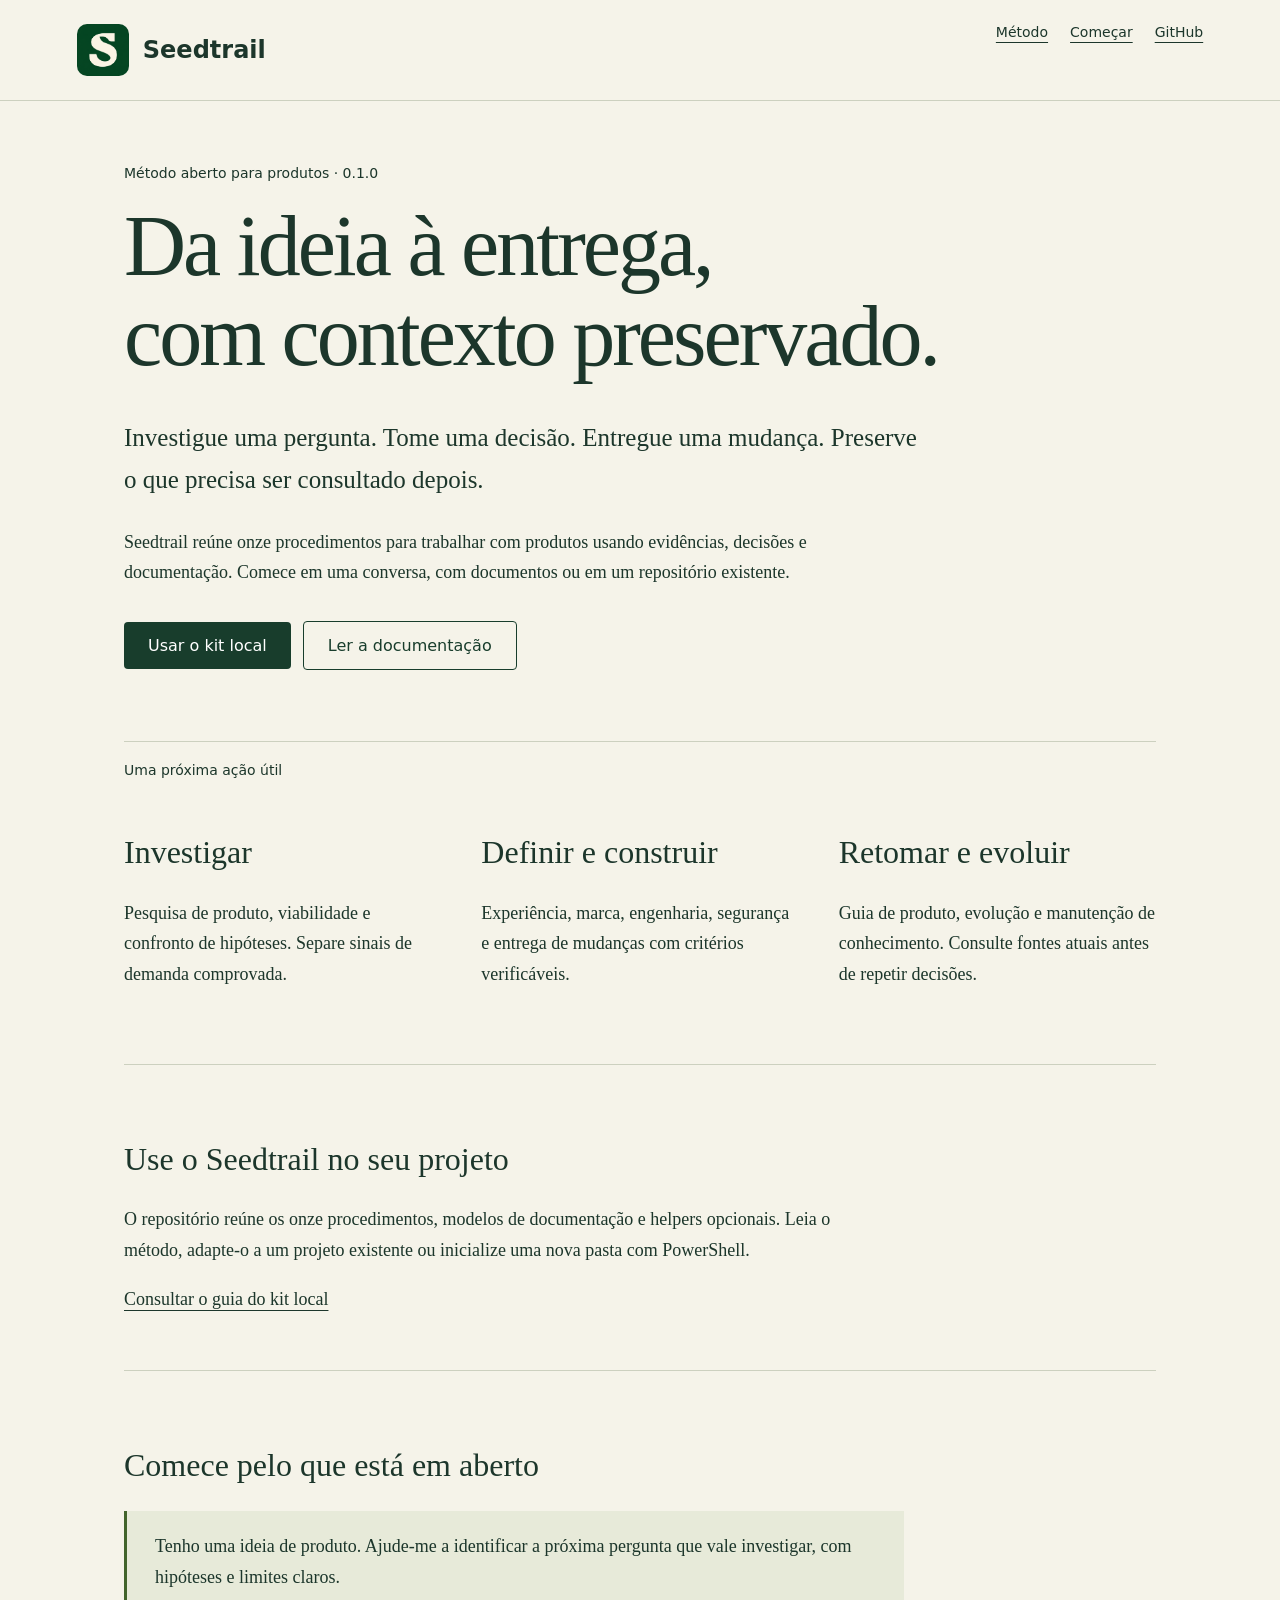
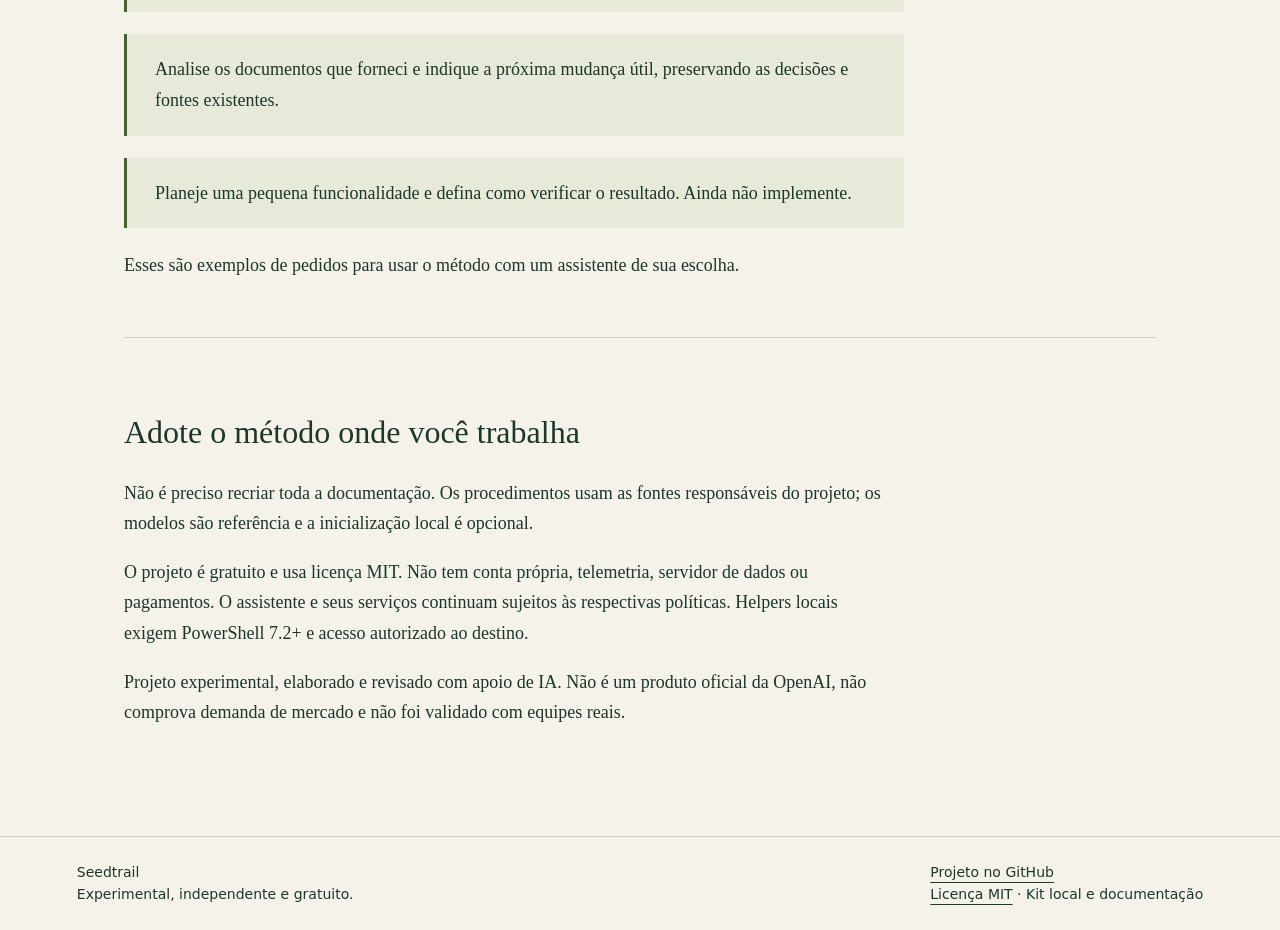
<file: website/index.html>
<!doctype html><html lang="pt-BR"><head><meta charset="utf-8"><meta name="viewport" content="width=device-width,initial-scale=1"><title>Seedtrail — da ideia à entrega</title><meta name="description" content="Seedtrail: método experimental independente para produtos, com evidências, decisões e contexto preservado."><link rel="icon" type="image/png" href="icon.png"><link rel="stylesheet" href="style.css"></head><body><header><a class="brand" href="index.html"><img src="icon.png" width="52" height="52" alt=""><strong>Seedtrail</strong></a><nav aria-label="Navegação principal"><a href="#metodo">Método</a><a href="#comecar">Começar</a><a href="https://github.com/jacksoncassemiro/seedtrail">GitHub</a></nav></header><main class=""><div class="eyebrow">Método aberto para produtos · 0.1.0</div><h1>Da ideia à entrega,<br>com contexto preservado.</h1><p class="lead">Investigue uma pergunta. Tome uma decisão. Entregue uma mudança. Preserve o que precisa ser consultado depois.</p><p>Seedtrail reúne onze procedimentos para trabalhar com produtos usando evidências, decisões e documentação. Comece em uma conversa, com documentos ou em um repositório existente.</p><a class="action" href="https://github.com/jacksoncassemiro/seedtrail">Usar o kit local</a><a class="action secondary" href="https://github.com/jacksoncassemiro/seedtrail/blob/main/README.pt-BR.md">Ler a documentação</a><section id="metodo"><div class="eyebrow">Uma próxima ação útil</div><div class="steps"><div><h2>Investigar</h2><p>Pesquisa de produto, viabilidade e confronto de hipóteses. Separe sinais de demanda comprovada.</p></div><div><h2>Definir e construir</h2><p>Experiência, marca, engenharia, segurança e entrega de mudanças com critérios verificáveis.</p></div><div><h2>Retomar e evoluir</h2><p>Guia de produto, evolução e manutenção de conhecimento. Consulte fontes atuais antes de repetir decisões.</p></div></div></section><section><h2>Use o Seedtrail no seu projeto</h2><p>O repositório reúne os onze procedimentos, modelos de documentação e helpers opcionais. Leia o método, adapte-o a um projeto existente ou inicialize uma nova pasta com PowerShell.</p><a href="https://github.com/jacksoncassemiro/seedtrail/blob/main/README.pt-BR.md">Consultar o guia do kit local</a></section><section id="comecar"><h2>Comece pelo que está em aberto</h2><blockquote>Tenho uma ideia de produto. Ajude-me a identificar a próxima pergunta que vale investigar, com hipóteses e limites claros.</blockquote><blockquote>Analise os documentos que forneci e indique a próxima mudança útil, preservando as decisões e fontes existentes.</blockquote><blockquote>Planeje uma pequena funcionalidade e defina como verificar o resultado. Ainda não implemente.</blockquote><p>Esses são exemplos de pedidos para usar o método com um assistente de sua escolha.</p></section><section><h2>Adote o método onde você trabalha</h2><p>Não é preciso recriar toda a documentação. Os procedimentos usam as fontes responsáveis do projeto; os modelos são referência e a inicialização local é opcional.</p><p>O projeto é gratuito e usa licença MIT. Não tem conta própria, telemetria, servidor de dados ou pagamentos. O assistente e seus serviços continuam sujeitos às respectivas políticas. Helpers locais exigem PowerShell 7.2+ e acesso autorizado ao destino.</p><p>Projeto experimental, elaborado e revisado com apoio de IA. Não é um produto oficial da OpenAI, não comprova demanda de mercado e não foi validado com equipes reais.</p></section></main><footer><span>Seedtrail<br>Experimental, independente e gratuito.</span><span><a href="https://github.com/jacksoncassemiro/seedtrail">Projeto no GitHub</a><br><a href="https://github.com/jacksoncassemiro/seedtrail/blob/main/LICENSE">Licença MIT</a> · Kit local e documentação</span></footer></body></html>
</file>
<file: website/style.css>
*{box-sizing:border-box}body{margin:0;background:#f5f3e9;color:#1c362b;font:18px/1.7 Georgia,serif}a{color:inherit;text-underline-offset:5px}a:focus-visible{outline:3px solid #608c38;outline-offset:5px}header,footer{padding:24px max(6vw,20px);display:flex;gap:24px;justify-content:space-between;flex-wrap:wrap;border-bottom:1px solid #ccd0bf}header strong{font:700 24px system-ui}nav{display:flex;gap:22px;flex-wrap:wrap;font:14px system-ui}main{max-width:1080px;margin:auto;padding:64px 24px 90px}h1{font-weight:400;font-size:clamp(42px,7vw,86px);line-height:1.05;letter-spacing:-3px;max-width:870px;margin:20px 0 35px}h2{font-size:32px;font-weight:400;line-height:1.2;margin-top:55px}p{max-width:760px}small,.eyebrow{font:12px system-ui;letter-spacing:1.5px;text-transform:uppercase}section{border-top:1px solid #ccd0bf;margin-top:56px;padding-top:20px}.lead{font-size:25px;max-width:800px}.action{display:inline-block;background:#183d2c;color:#fff;padding:14px 24px;border-radius:4px;text-decoration:none;font:16px system-ui;margin:15px 12px 15px 0}.secondary{background:transparent;color:#183d2c;border:1px solid #183d2c}.steps{display:grid;grid-template-columns:repeat(3,1fr);gap:40px}blockquote{margin:22px 0;padding:20px 28px;background:#e7ead9;border-left:3px solid #42642b;max-width:780px}footer{border-top:1px solid #ccd0bf;border-bottom:0;font:14px/1.6 system-ui}img.logo{width:65px;height:65px;float:right;border-radius:12px}.policy{max-width:850px}.policy h1{font-size:54px;letter-spacing:-1px}.draft{padding:12px 24px;background:#e9dab3;font:14px system-ui}@media(max-width:650px){.steps{grid-template-columns:1fr}main{padding-top:35px}h1{letter-spacing:-1.5px}.lead{font-size:22px}nav{gap:15px}}
.brand{display:flex;align-items:center;gap:14px;text-decoration:none}.brand img{border-radius:10px}.eyebrow{letter-spacing:0;text-transform:none;font-size:14px}.steps h3{font-size:24px;font-weight:400}
</file>
